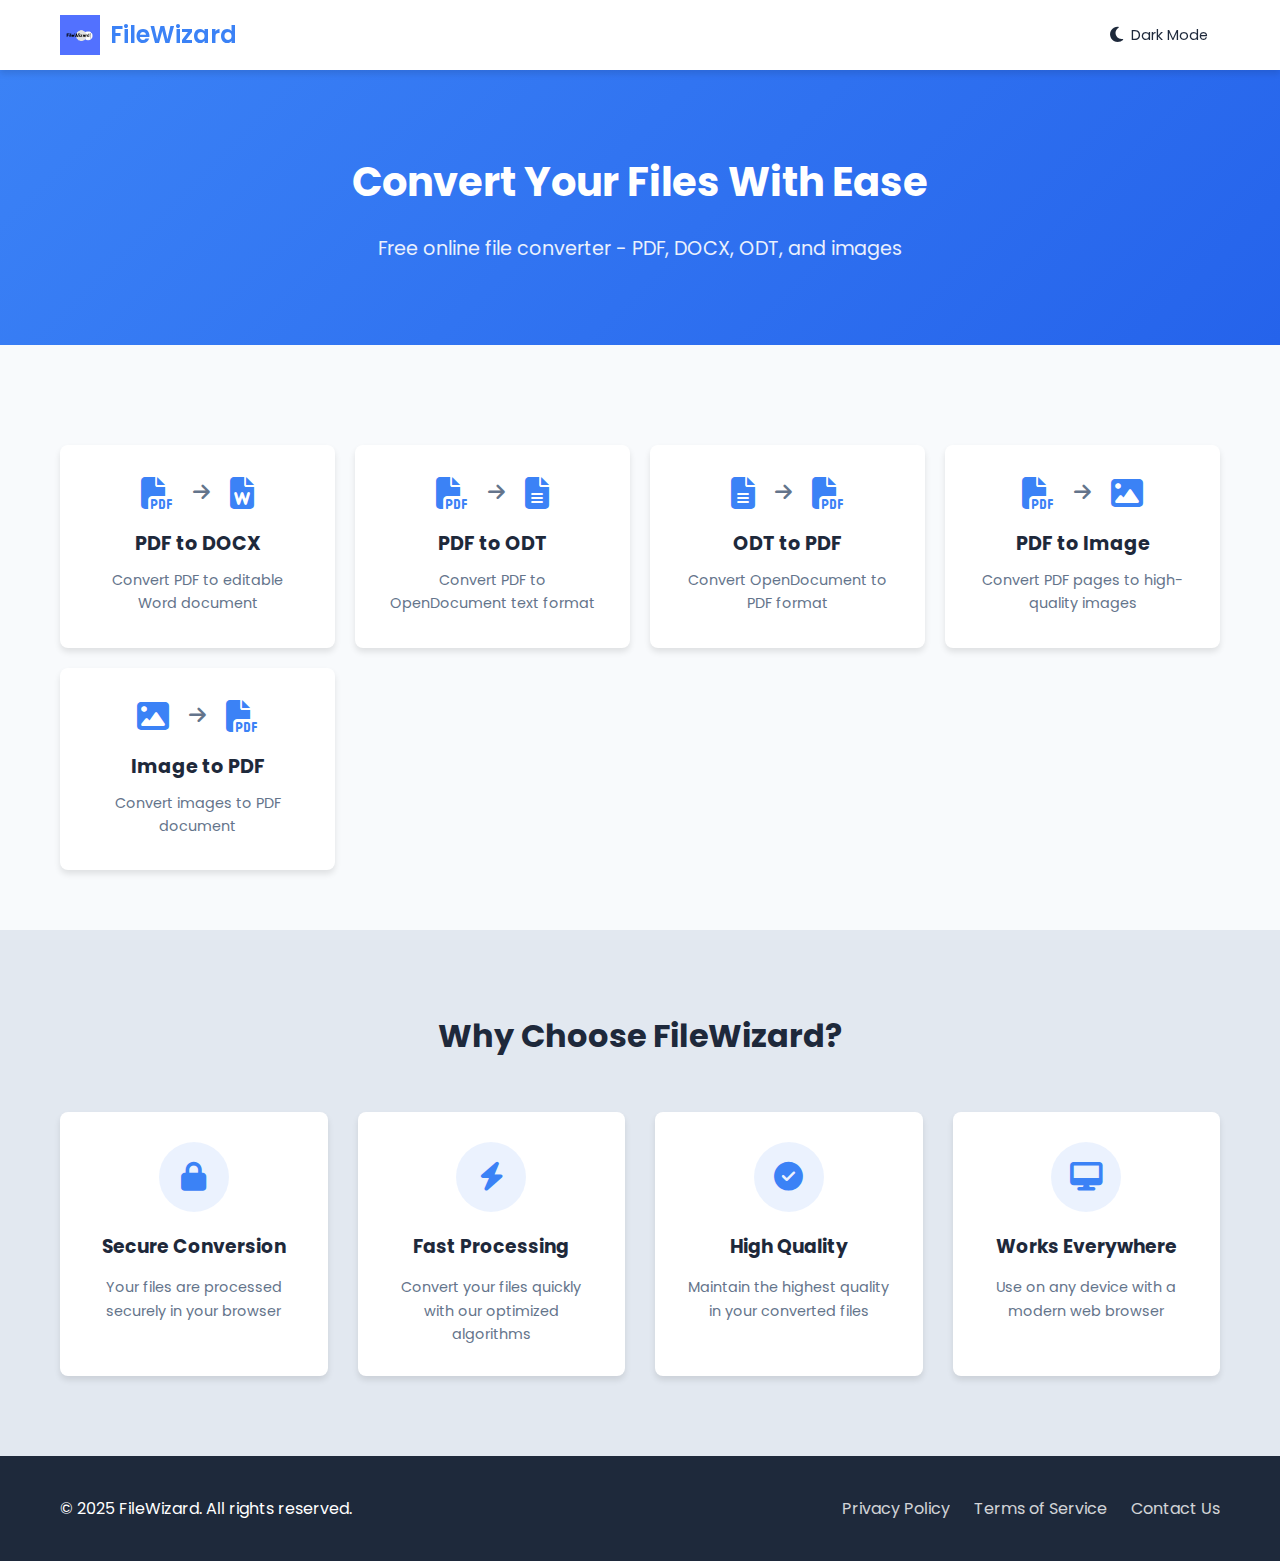
<file: index.html>
<!DOCTYPE html>
<html lang="en">
<head>
    <meta charset="UTF-8">
    <meta name="viewport" content="width=device-width, initial-scale=1.0">
    <title>FileWizard - Convert Your Files Easily</title>
    <link rel="shortcut icon" href="assets/images/FileWizard-logo.png" type="image/x-icon">
    <link rel="stylesheet" href="css/style.css">
    <link rel="stylesheet" href="css/dark-mode.css">
    <link rel="stylesheet" href="https://cdnjs.cloudflare.com/ajax/libs/font-awesome/6.4.0/css/all.min.css">
    <link href="https://fonts.googleapis.com/css2?family=Poppins:wght@300;400;500;600;700&display=swap" rel="stylesheet">
</head>
<body class="light-mode">
    <header>
        <div class="container">
            <div class="logo">
                <img src="assets/images/FileWizard-logo.png" alt="FileWizard Logo">
                <h1>FileWizard</h1>
            </div>
            <div class="theme-toggle">
                <button id="theme-toggle-btn">
                    <i class="fas fa-moon"></i>
                    <span>Dark Mode</span>
                </button>
            </div>
        </div>
    </header>

    <main>
        <section class="hero">
            <div class="container">
                <h1>Convert Your Files With Ease</h1>
                <p>Free online file converter - PDF, DOCX, ODT, and images</p>
            </div>
        </section>

        <section class="converter-section">
            <div class="container">
                <div class="conversion-cards">
                    <div class="conversion-card" data-conversion="pdf-to-docx">
                        <div class="card-icon">
                            <i class="fas fa-file-pdf"></i>
                            <i class="fas fa-arrow-right"></i>
                            <i class="fas fa-file-word"></i>
                        </div>
                        <h3>PDF to DOCX</h3>
                        <p>Convert PDF to editable Word document</p>
                    </div>

                    <div class="conversion-card" data-conversion="pdf-to-odt">
                        <div class="card-icon">
                            <i class="fas fa-file-pdf"></i>
                            <i class="fas fa-arrow-right"></i>
                            <i class="fas fa-file-alt"></i>
                        </div>
                        <h3>PDF to ODT</h3>
                        <p>Convert PDF to OpenDocument text format</p>
                    </div>

                    <div class="conversion-card" data-conversion="odt-to-pdf">
                        <div class="card-icon">
                            <i class="fas fa-file-alt"></i>
                            <i class="fas fa-arrow-right"></i>
                            <i class="fas fa-file-pdf"></i>
                        </div>
                        <h3>ODT to PDF</h3>
                        <p>Convert OpenDocument to PDF format</p>
                    </div>

                    <div class="conversion-card" data-conversion="pdf-to-image">
                        <div class="card-icon">
                            <i class="fas fa-file-pdf"></i>
                            <i class="fas fa-arrow-right"></i>
                            <i class="fas fa-image"></i>
                        </div>
                        <h3>PDF to Image</h3>
                        <p>Convert PDF pages to high-quality images</p>
                    </div>

                    <div class="conversion-card" data-conversion="image-to-pdf">
                        <div class="card-icon">
                            <i class="fas fa-image"></i>
                            <i class="fas fa-arrow-right"></i>
                            <i class="fas fa-file-pdf"></i>
                        </div>
                        <h3>Image to PDF</h3>
                        <p>Convert images to PDF document</p>
                    </div>
                </div>
            </div>
        </section>

        <section class="upload-section" id="upload-section">
            <div class="container">
                <div class="upload-container">
                    <h2 id="conversion-title">Select a conversion type</h2>
                    <div class="upload-area" id="upload-area">
                        <i class="fas fa-cloud-upload-alt"></i>
                        <p>Drag & Drop your file here</p>
                        <p>or</p>
                        <label for="file-input" class="upload-btn">Browse Files</label>
                        <input type="file" id="file-input" hidden>
                    </div>
                    <div class="file-info" id="file-info">
                        <p id="file-name"></p>
                        <button id="remove-file"><i class="fas fa-times"></i></button>
                    </div>
                    <button id="convert-btn" class="convert-btn" disabled>Convert Now</button>
                </div>
            </div>
        </section>

        <section class="progress-section" id="progress-section">
            <div class="container">
                <div class="progress-container">
                    <h2>Converting your file...</h2>
                    <div class="progress-bar-container">
                        <div class="progress-bar" id="progress-bar"></div>
                    </div>
                    <p id="progress-text">0%</p>
                </div>
            </div>
        </section>

        <section class="download-section" id="download-section">
            <div class="container">
                <div class="download-container">
                    <div class="success-icon">
                        <i class="fas fa-check-circle"></i>
                    </div>
                    <h2>Conversion Complete!</h2>
                    <p>Your file has been successfully converted</p>
                    <button id="download-btn" class="download-btn">
                        <i class="fas fa-download"></i>
                        Download File
                    </button>
                    <button id="convert-another-btn" class="convert-another-btn">
                        Convert Another File
                    </button>
                </div>
            </div>
        </section>

        <section class="features-section">
            <div class="container">
                <h2>Why Choose FileWizard?</h2>
                <div class="features">
                    <div class="feature">
                        <div class="feature-icon">
                            <i class="fas fa-lock"></i>
                        </div>
                        <h3>Secure Conversion</h3>
                        <p>Your files are processed securely in your browser</p>
                    </div>
                    <div class="feature">
                        <div class="feature-icon">
                            <i class="fas fa-bolt"></i>
                        </div>
                        <h3>Fast Processing</h3>
                        <p>Convert your files quickly with our optimized algorithms</p>
                    </div>
                    <div class="feature">
                        <div class="feature-icon">
                            <i class="fas fa-check-circle"></i>
                        </div>
                        <h3>High Quality</h3>
                        <p>Maintain the highest quality in your converted files</p>
                    </div>
                    <div class="feature">
                        <div class="feature-icon">
                            <i class="fas fa-desktop"></i>
                        </div>
                        <h3>Works Everywhere</h3>
                        <p>Use on any device with a modern web browser</p>
                    </div>
                </div>
            </div>
        </section>
    </main>

    <footer>
        <div class="container">
            <p>&copy; 2025 FileWizard. All rights reserved.</p>
            <div class="footer-links">
                <a href="privacy-policy.html">Privacy Policy</a>
                <a href="terms-of-service.html">Terms of Service</a>
                <a href="contact-us.html">Contact Us</a>
            </div>
        </div>
    </footer>

    <!-- Library Scripts -->
    <script src="lib/pdf.js"></script>
    <script src="lib/pdf.worker.js"></script>
    <script src="lib/docx.js"></script>
    <script src="lib/FileSaver.js"></script>
    <script src="lib/odt.js"></script>
    
    <!-- App Scripts -->
    <script src="js/converter.js"></script>
    <script src="js/ui.js"></script>
    <script src="js/dark-mode.js"></script>
    <script src="js/main.js"></script>
</body>
</html>
</file>
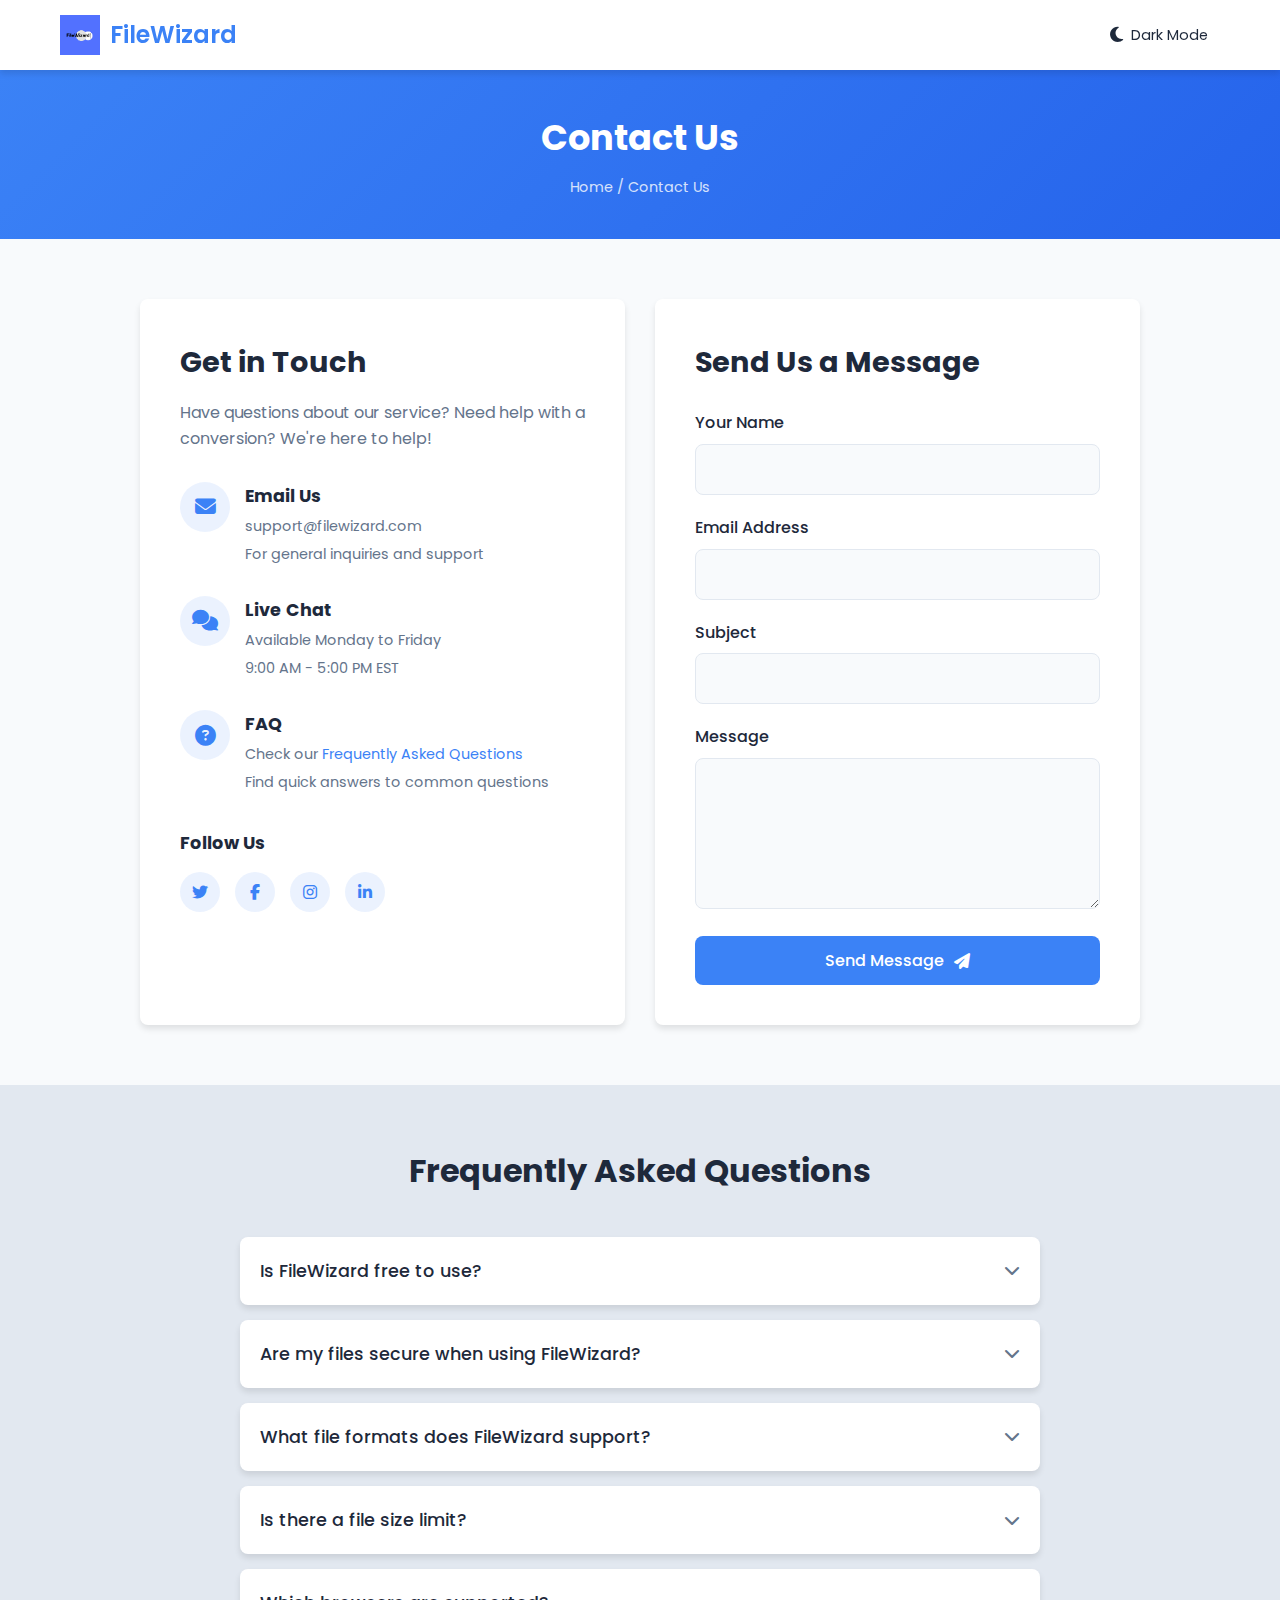
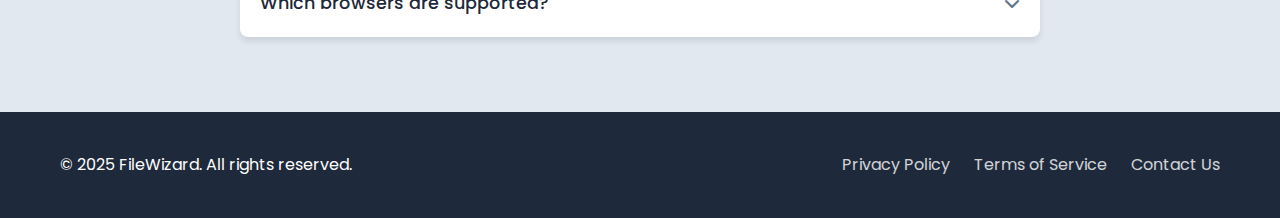
<file: contact-us.html>
<!DOCTYPE html>
<html lang="en">
<head>
    <meta charset="UTF-8">
    <meta name="viewport" content="width=device-width, initial-scale=1.0">
    <title>Contact Us - FileWizard</title>
    <link rel="shortcut icon" href="assets/images/FileWizard-logo.png" type="image/x-icon">
    <link rel="stylesheet" href="css/style.css">
    <link rel="stylesheet" href="css/dark-mode.css">
    <link rel="stylesheet" href="https://cdnjs.cloudflare.com/ajax/libs/font-awesome/6.4.0/css/all.min.css">
    <link href="https://fonts.googleapis.com/css2?family=Poppins:wght@300;400;500;600;700&display=swap" rel="stylesheet">
</head>
<body class="light-mode">
    <header>
        <div class="container">
            <div class="logo">
                <a href="index.html">
                    <img src="assets/images/FileWizard-logo.png" alt="FileWizard Logo">
                    <h1>FileWizard</h1>
                </a>
            </div>
            
            <div class="theme-toggle">
                <button id="theme-toggle-btn">
                    <i class="fas fa-moon"></i>
                    <span>Dark Mode</span>
                </button>
            </div>
        </div>
    </header>

    <main>
        <section class="page-header">
            <div class="container">
                <h1>Contact Us</h1>
                <div class="breadcrumbs">
                    <a href="index.html">Home</a> / <span>Contact Us</span>
                </div>
            </div>
        </section>

        <section class="contact-section">
            <div class="container">
                <div class="contact-container">
                    <div class="contact-info">
                        <h2>Get in Touch</h2>
                        <p>Have questions about our service? Need help with a conversion? We're here to help!</p>
                        
                        <div class="contact-methods">
                            <div class="contact-method">
                                <div class="contact-icon">
                                    <i class="fas fa-envelope"></i>
                                </div>
                                <div class="contact-details">
                                    <h3>Email Us</h3>
                                    <p>support@filewizard.com</p>
                                    <p>For general inquiries and support</p>
                                </div>
                            </div>
                            
                            <div class="contact-method">
                                <div class="contact-icon">
                                    <i class="fas fa-comments"></i>
                                </div>
                                <div class="contact-details">
                                    <h3>Live Chat</h3>
                                    <p>Available Monday to Friday</p>
                                    <p>9:00 AM - 5:00 PM EST</p>
                                </div>
                            </div>
                            
                            <div class="contact-method">
                                <div class="contact-icon">
                                    <i class="fas fa-question-circle"></i>
                                </div>
                                <div class="contact-details">
                                    <h3>FAQ</h3>
                                    <p>Check our <a href="#">Frequently Asked Questions</a></p>
                                    <p>Find quick answers to common questions</p>
                                </div>
                            </div>
                        </div>
                        
                        <div class="social-media">
                            <h3>Follow Us</h3>
                            <div class="social-icons">
                                <a href="#" aria-label="Twitter"><i class="fab fa-twitter"></i></a>
                                <a href="#" aria-label="Facebook"><i class="fab fa-facebook-f"></i></a>
                                <a href="#" aria-label="Instagram"><i class="fab fa-instagram"></i></a>
                                <a href="#" aria-label="LinkedIn"><i class="fab fa-linkedin-in"></i></a>
                            </div>
                        </div>
                    </div>
                    
                    <div class="contact-form-container">
                        <h2>Send Us a Message</h2>
                        <form id="contact-form" class="contact-form">
                            <div class="form-group">
                                <label for="name">Your Name</label>
                                <input type="text" id="name" name="name" required>
                                <div class="error-message" id="name-error"></div>
                            </div>
                            
                            <div class="form-group">
                                <label for="email">Email Address</label>
                                <input type="email" id="email" name="email" required>
                                <div class="error-message" id="email-error"></div>
                            </div>
                            
                            <div class="form-group">
                                <label for="subject">Subject</label>
                                <input type="text" id="subject" name="subject" required>
                                <div class="error-message" id="subject-error"></div>
                            </div>
                            
                            <div class="form-group">
                                <label for="message">Message</label>
                                <textarea id="message" name="message" rows="5" required></textarea>
                                <div class="error-message" id="message-error"></div>
                            </div>
                            
                            <button type="submit" class="submit-btn">
                                <span>Send Message</span>
                                <i class="fas fa-paper-plane"></i>
                            </button>
                        </form>
                        
                        <div id="form-success" class="form-success">
                            <div class="success-icon">
                                <i class="fas fa-check-circle"></i>
                            </div>
                            <h3>Message Sent!</h3>
                            <p>Thank you for contacting us. We'll get back to you as soon as possible.</p>
                            <button id="send-another-btn" class="send-another-btn">Send Another Message</button>
                        </div>
                    </div>
                </div>
            </div>
        </section>

        <section class="faq-section">
            <div class="container">
                <h2>Frequently Asked Questions</h2>
                <div class="faq-container">
                    <div class="faq-item">
                        <div class="faq-question">
                            <h3>Is FileWizard free to use?</h3>
                            <button class="faq-toggle"><i class="fas fa-chevron-down"></i></button>
                        </div>
                        <div class="faq-answer">
                            <p>Yes, FileWizard is completely free to use. We offer all our file conversion services at no cost, with no hidden fees or subscriptions required.</p>
                        </div>
                    </div>
                    
                    <div class="faq-item">
                        <div class="faq-question">
                            <h3>Are my files secure when using FileWizard?</h3>
                            <button class="faq-toggle"><i class="fas fa-chevron-down"></i></button>
                        </div>
                        <div class="faq-answer">
                            <p>Yes, your files are completely secure. FileWizard processes your files directly in your browser, which means your files are never uploaded to our servers. The conversion happens entirely on your device.</p>
                        </div>
                    </div>
                    
                    <div class="faq-item">
                        <div class="faq-question">
                            <h3>What file formats does FileWizard support?</h3>
                            <button class="faq-toggle"><i class="fas fa-chevron-down"></i></button>
                        </div>
                        <div class="faq-answer">
                            <p>FileWizard currently supports the following conversions:</p>
                            <ul>
                                <li>PDF to DOCX (Word)</li>
                                <li>PDF to ODT (OpenDocument)</li>
                                <li>ODT to PDF</li>
                                <li>PDF to Image (PNG, JPG)</li>
                                <li>Image to PDF</li>
                            </ul>
                            <p>We're constantly working to add more conversion options.</p>
                        </div>
                    </div>
                    
                    <div class="faq-item">
                        <div class="faq-question">
                            <h3>Is there a file size limit?</h3>
                            <button class="faq-toggle"><i class="fas fa-chevron-down"></i></button>
                        </div>
                        <div class="faq-answer">
                            <p>Since FileWizard processes files in your browser, the file size limit depends on your device's memory. Generally, files up to 100MB should work fine on most modern devices. For larger files, you might experience slower performance.</p>
                        </div>
                    </div>
                    
                    <div class="faq-item">
                        <div class="faq-question">
                            <h3>Which browsers are supported?</h3>
                            <button class="faq-toggle"><i class="fas fa-chevron-down"></i></button>
                        </div>
                        <div class="faq-answer">
                            <p>FileWizard works with all modern browsers, including:</p>
                            <ul>
                                <li>Google Chrome (recommended)</li>
                                <li>Mozilla Firefox</li>
                                <li>Microsoft Edge</li>
                                <li>Safari</li>
                                <li>Opera</li>
                            </ul>
                            <p>For the best experience, we recommend using the latest version of your browser.</p>
                        </div>
                    </div>
                </div>
            </div>
        </section>
    </main>

    <footer>
        <div class="container">
            <p>&copy; 2025 FileWizard. All rights reserved.</p>
            <div class="footer-links">
                <a href="privacy-policy.html">Privacy Policy</a>
                <a href="terms-of-service.html">Terms of Service</a>
                <a href="contact-us.html">Contact Us</a>
            </div>
        </div>
    </footer>
    
    <!-- App Scripts -->
    <script src="js/dark-mode.js"></script>
    <script src="js/contact-form.js"></script>
    <script src="js/main.js"></script>
</body>
</html>
</file>
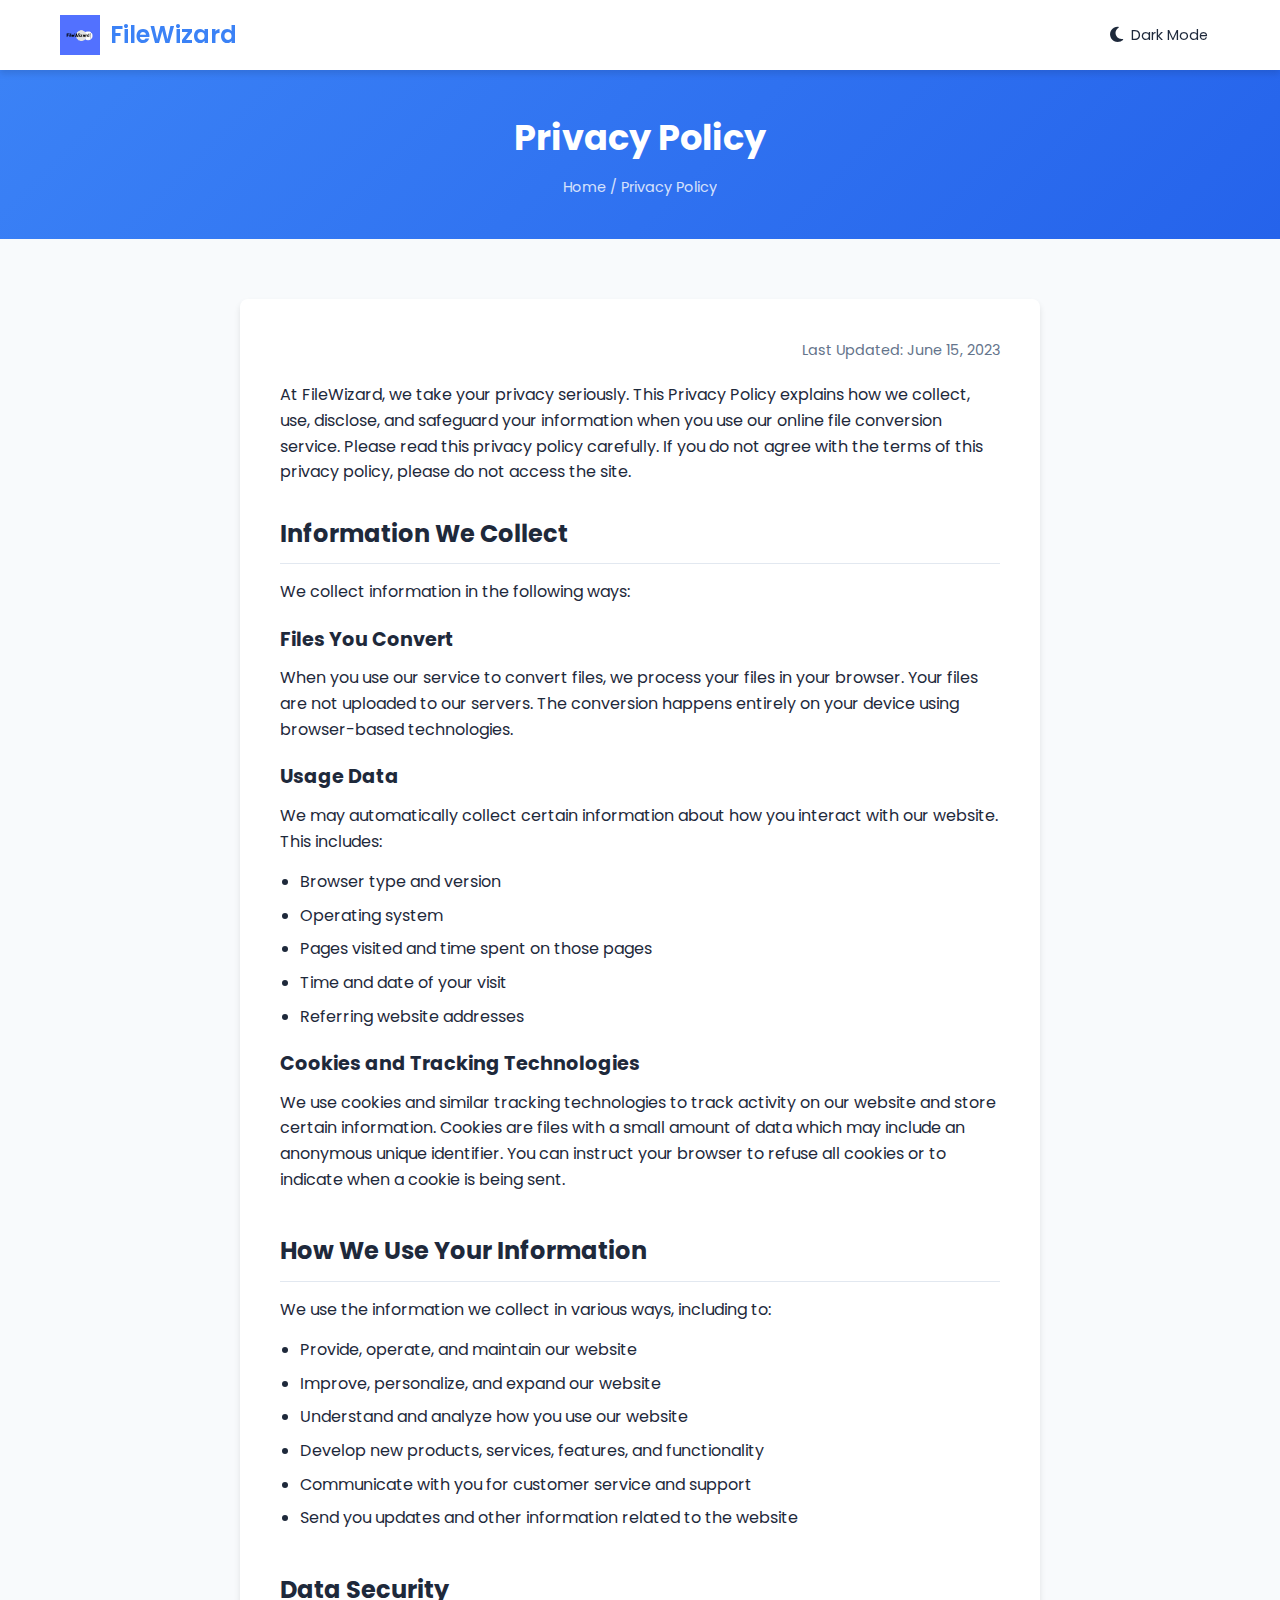
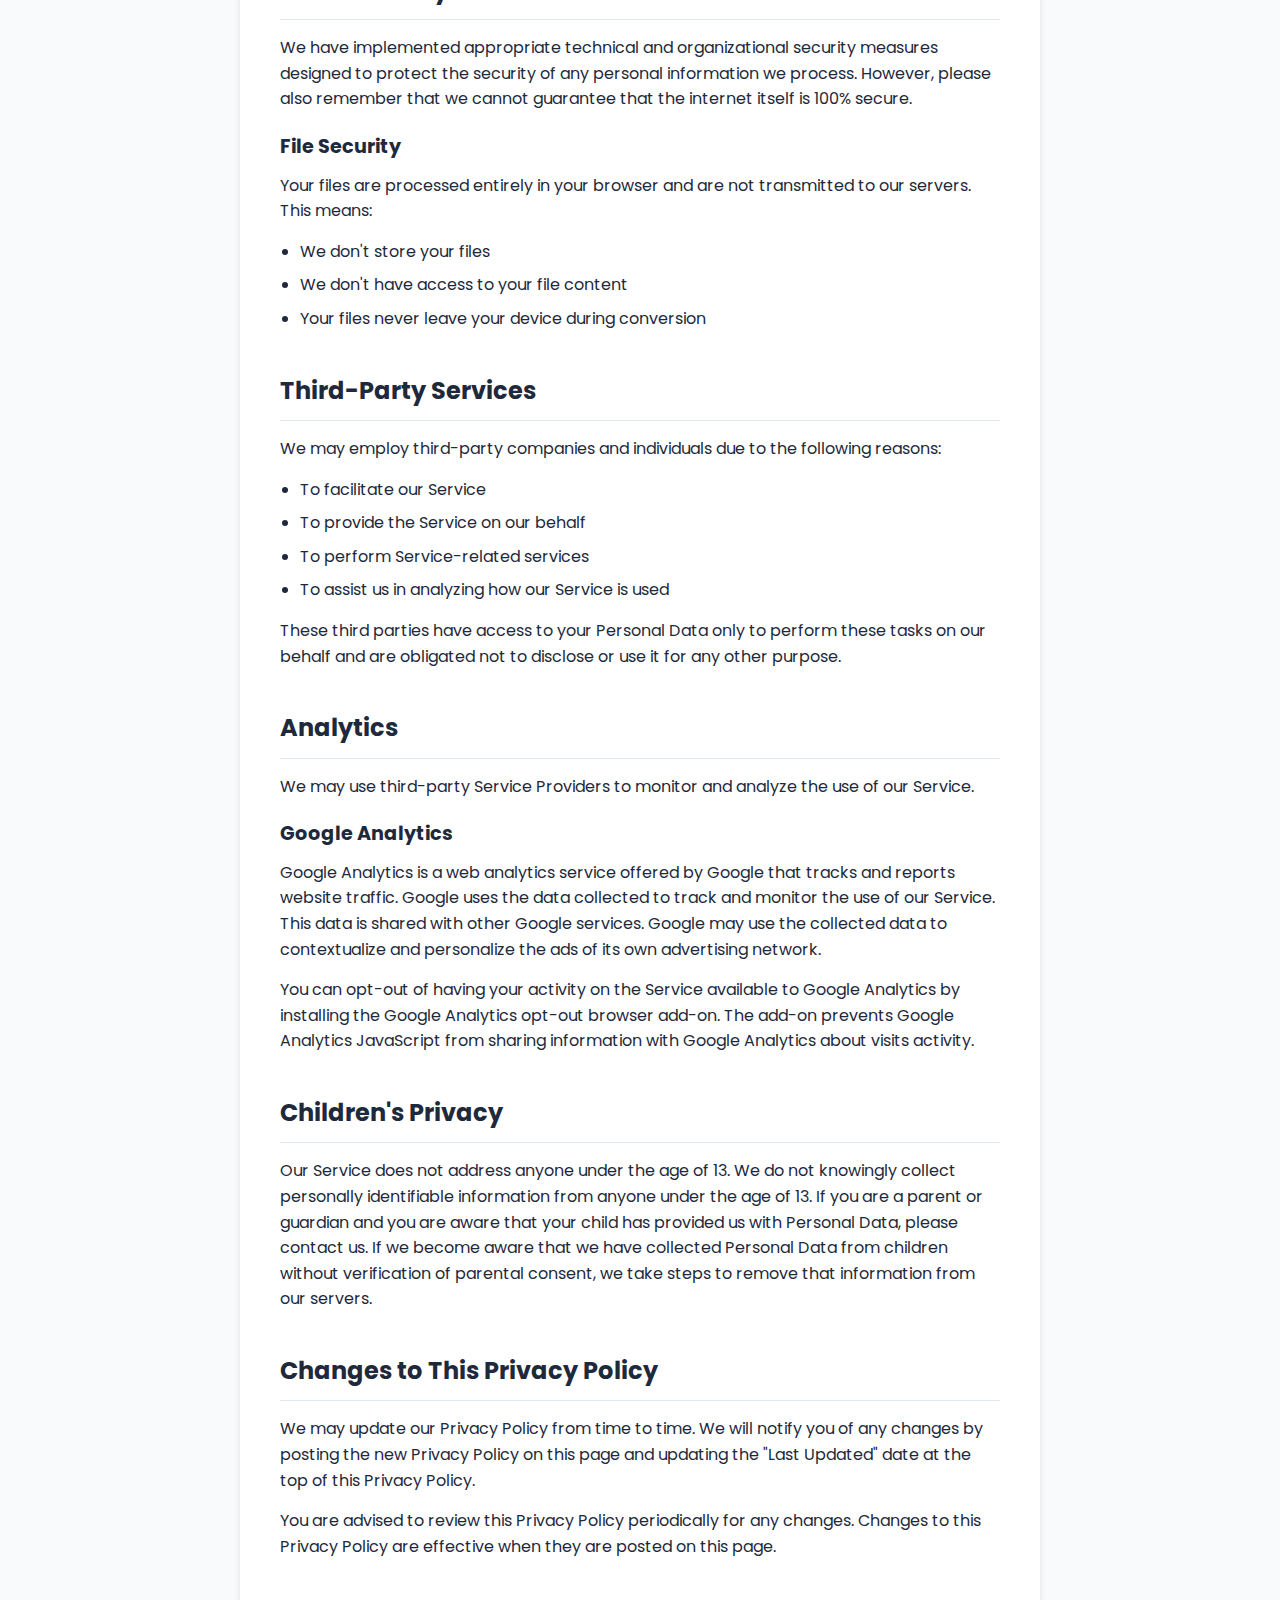
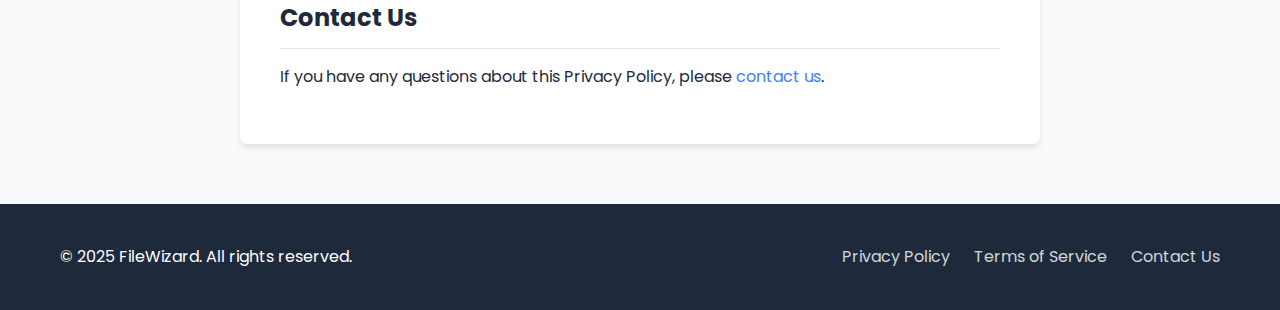
<file: privacy-policy.html>
<!DOCTYPE html>
<html lang="en">
<head>
    <meta charset="UTF-8">
    <meta name="viewport" content="width=device-width, initial-scale=1.0">
    <title>Privacy Policy - FileWizard</title>
    <link rel="shortcut icon" href="assets/images/FileWizard-logo.png" type="image/x-icon">
    <link rel="stylesheet" href="css/style.css">
    <link rel="stylesheet" href="css/dark-mode.css">
    <link rel="stylesheet" href="https://cdnjs.cloudflare.com/ajax/libs/font-awesome/6.4.0/css/all.min.css">
    <link href="https://fonts.googleapis.com/css2?family=Poppins:wght@300;400;500;600;700&display=swap" rel="stylesheet">
</head>
<body class="light-mode">
    <header>
        <div class="container">
            <div class="logo">
                <a href="index.html">
                    <img src="assets/images/FileWizard-logo.png" alt="FileWizard Logo">
                    <h1>FileWizard</h1>
                </a>
            </div>
            
            <div class="theme-toggle">
                <button id="theme-toggle-btn">
                    <i class="fas fa-moon"></i>
                    <span>Dark Mode</span>
                </button>
            </div>
        </div>
    </header>

    <main>
        <section class="page-header">
            <div class="container">
                <h1>Privacy Policy</h1>
                <div class="breadcrumbs">
                    <a href="index.html">Home</a> / <span>Privacy Policy</span>
                </div>
            </div>
        </section>

        <section class="content-section">
            <div class="container">
                <div class="content-container">
                    <div class="last-updated">
                        <p>Last Updated: June 15, 2023</p>
                    </div>

                    <div class="policy-intro">
                        <p>At FileWizard, we take your privacy seriously. This Privacy Policy explains how we collect, use, disclose, and safeguard your information when you use our online file conversion service. Please read this privacy policy carefully. If you do not agree with the terms of this privacy policy, please do not access the site.</p>
                    </div>

                    <div class="policy-section">
                        <h2>Information We Collect</h2>
                        <p>We collect information in the following ways:</p>
                        <h3>Files You Convert</h3>
                        <p>When you use our service to convert files, we process your files in your browser. Your files are not uploaded to our servers. The conversion happens entirely on your device using browser-based technologies.</p>
                        
                        <h3>Usage Data</h3>
                        <p>We may automatically collect certain information about how you interact with our website. This includes:</p>
                        <ul>
                            <li>Browser type and version</li>
                            <li>Operating system</li>
                            <li>Pages visited and time spent on those pages</li>
                            <li>Time and date of your visit</li>
                            <li>Referring website addresses</li>
                        </ul>
                        
                        <h3>Cookies and Tracking Technologies</h3>
                        <p>We use cookies and similar tracking technologies to track activity on our website and store certain information. Cookies are files with a small amount of data which may include an anonymous unique identifier. You can instruct your browser to refuse all cookies or to indicate when a cookie is being sent.</p>
                    </div>

                    <div class="policy-section">
                        <h2>How We Use Your Information</h2>
                        <p>We use the information we collect in various ways, including to:</p>
                        <ul>
                            <li>Provide, operate, and maintain our website</li>
                            <li>Improve, personalize, and expand our website</li>
                            <li>Understand and analyze how you use our website</li>
                            <li>Develop new products, services, features, and functionality</li>
                            <li>Communicate with you for customer service and support</li>
                            <li>Send you updates and other information related to the website</li>
                        </ul>
                    </div>

                    <div class="policy-section">
                        <h2>Data Security</h2>
                        <p>We have implemented appropriate technical and organizational security measures designed to protect the security of any personal information we process. However, please also remember that we cannot guarantee that the internet itself is 100% secure.</p>
                        
                        <h3>File Security</h3>
                        <p>Your files are processed entirely in your browser and are not transmitted to our servers. This means:</p>
                        <ul>
                            <li>We don't store your files</li>
                            <li>We don't have access to your file content</li>
                            <li>Your files never leave your device during conversion</li>
                        </ul>
                    </div>

                    <div class="policy-section">
                        <h2>Third-Party Services</h2>
                        <p>We may employ third-party companies and individuals due to the following reasons:</p>
                        <ul>
                            <li>To facilitate our Service</li>
                            <li>To provide the Service on our behalf</li>
                            <li>To perform Service-related services</li>
                            <li>To assist us in analyzing how our Service is used</li>
                        </ul>
                        <p>These third parties have access to your Personal Data only to perform these tasks on our behalf and are obligated not to disclose or use it for any other purpose.</p>
                    </div>

                    <div class="policy-section">
                        <h2>Analytics</h2>
                        <p>We may use third-party Service Providers to monitor and analyze the use of our Service.</p>
                        <h3>Google Analytics</h3>
                        <p>Google Analytics is a web analytics service offered by Google that tracks and reports website traffic. Google uses the data collected to track and monitor the use of our Service. This data is shared with other Google services. Google may use the collected data to contextualize and personalize the ads of its own advertising network.</p>
                        <p>You can opt-out of having your activity on the Service available to Google Analytics by installing the Google Analytics opt-out browser add-on. The add-on prevents Google Analytics JavaScript from sharing information with Google Analytics about visits activity.</p>
                    </div>

                    <div class="policy-section">
                        <h2>Children's Privacy</h2>
                        <p>Our Service does not address anyone under the age of 13. We do not knowingly collect personally identifiable information from anyone under the age of 13. If you are a parent or guardian and you are aware that your child has provided us with Personal Data, please contact us. If we become aware that we have collected Personal Data from children without verification of parental consent, we take steps to remove that information from our servers.</p>
                    </div>

                    <div class="policy-section">
                        <h2>Changes to This Privacy Policy</h2>
                        <p>We may update our Privacy Policy from time to time. We will notify you of any changes by posting the new Privacy Policy on this page and updating the "Last Updated" date at the top of this Privacy Policy.</p>
                        <p>You are advised to review this Privacy Policy periodically for any changes. Changes to this Privacy Policy are effective when they are posted on this page.</p>
                    </div>

                    <div class="policy-section">
                        <h2>Contact Us</h2>
                        <p>If you have any questions about this Privacy Policy, please <a href="contact-us.html">contact us</a>.</p>
                    </div>
                </div>
            </div>
        </section>
    </main>

    <footer>
        <div class="container">
            <p>&copy; 2025 FileWizard. All rights reserved.</p>
            <div class="footer-links">
                <a href="privacy-policy.html">Privacy Policy</a>
                <a href="terms-of-service.html">Terms of Service</a>
                <a href="contact-us.html">Contact Us</a>
            </div>
        </div>
    </footer>
    
    <!-- App Scripts -->
    <script src="js/dark-mode.js"></script>
    <script src="js/main.js"></script>
</body>
</html>
</file>
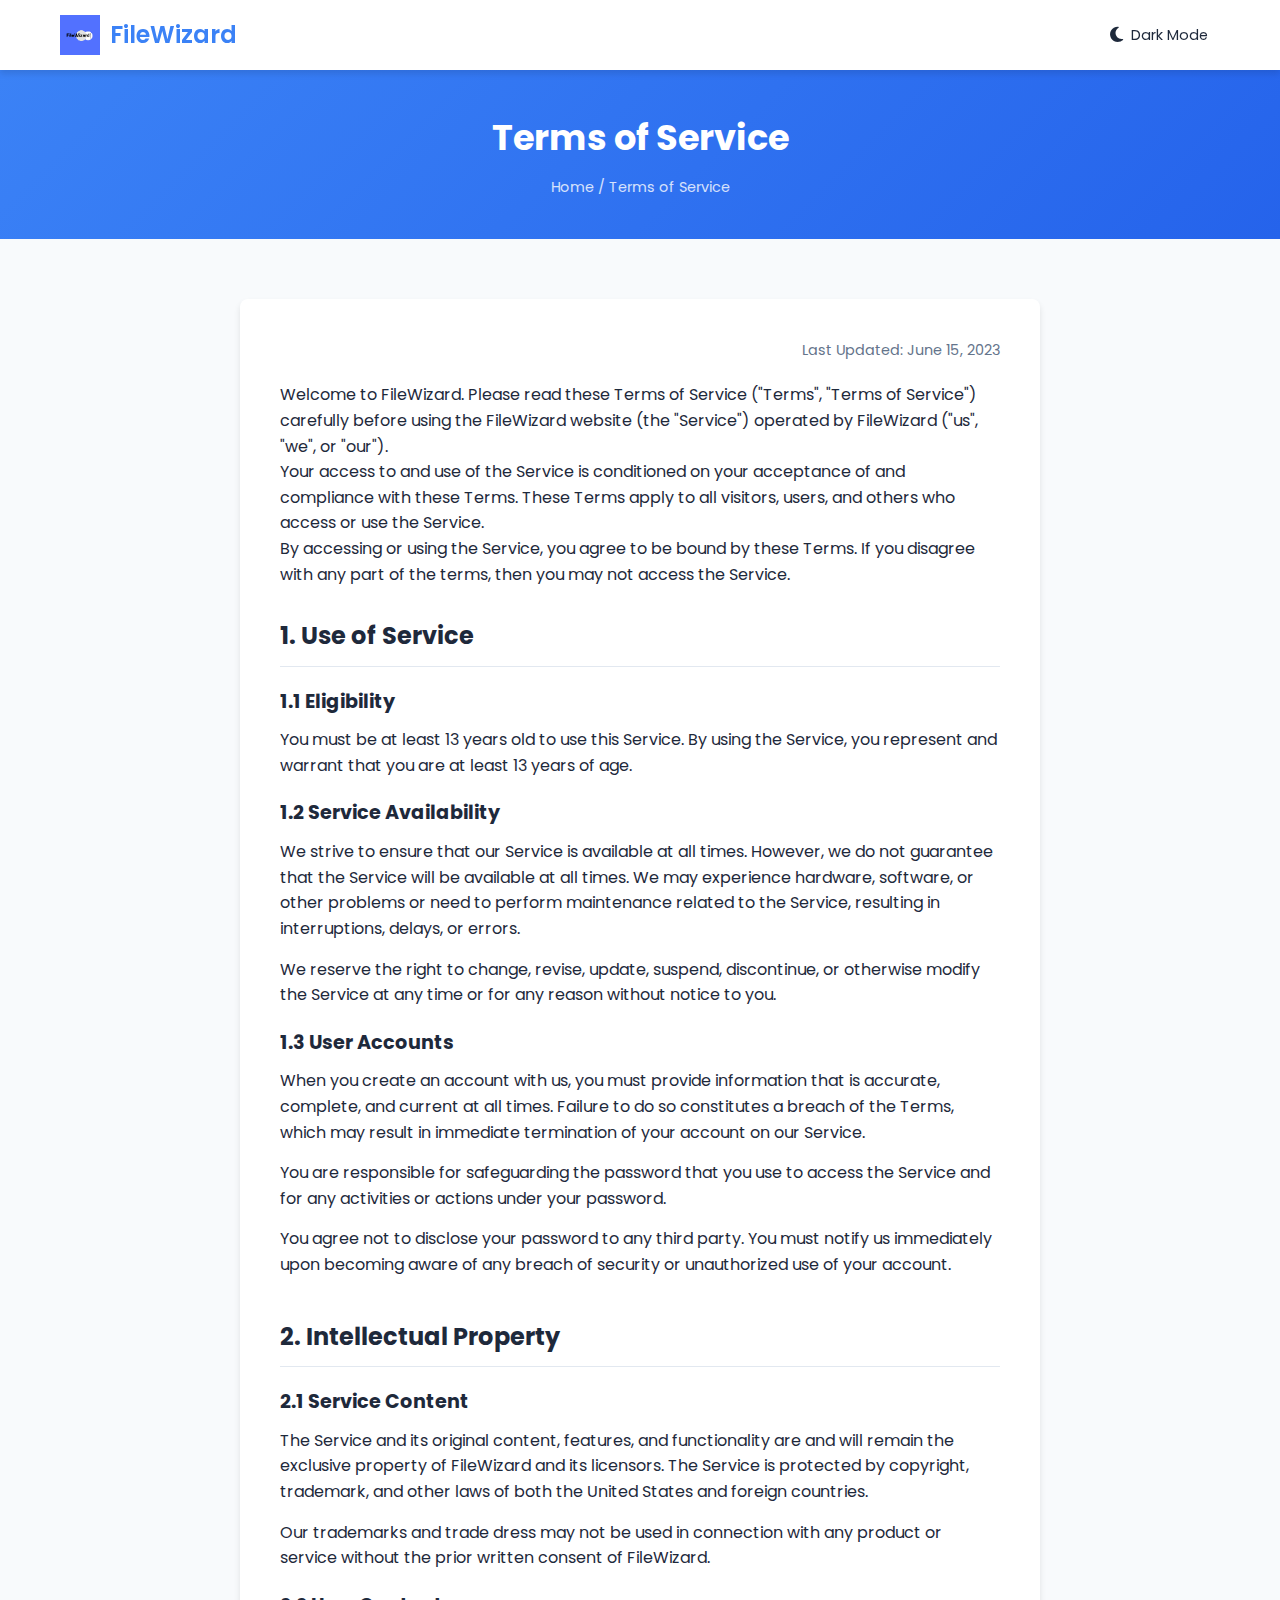
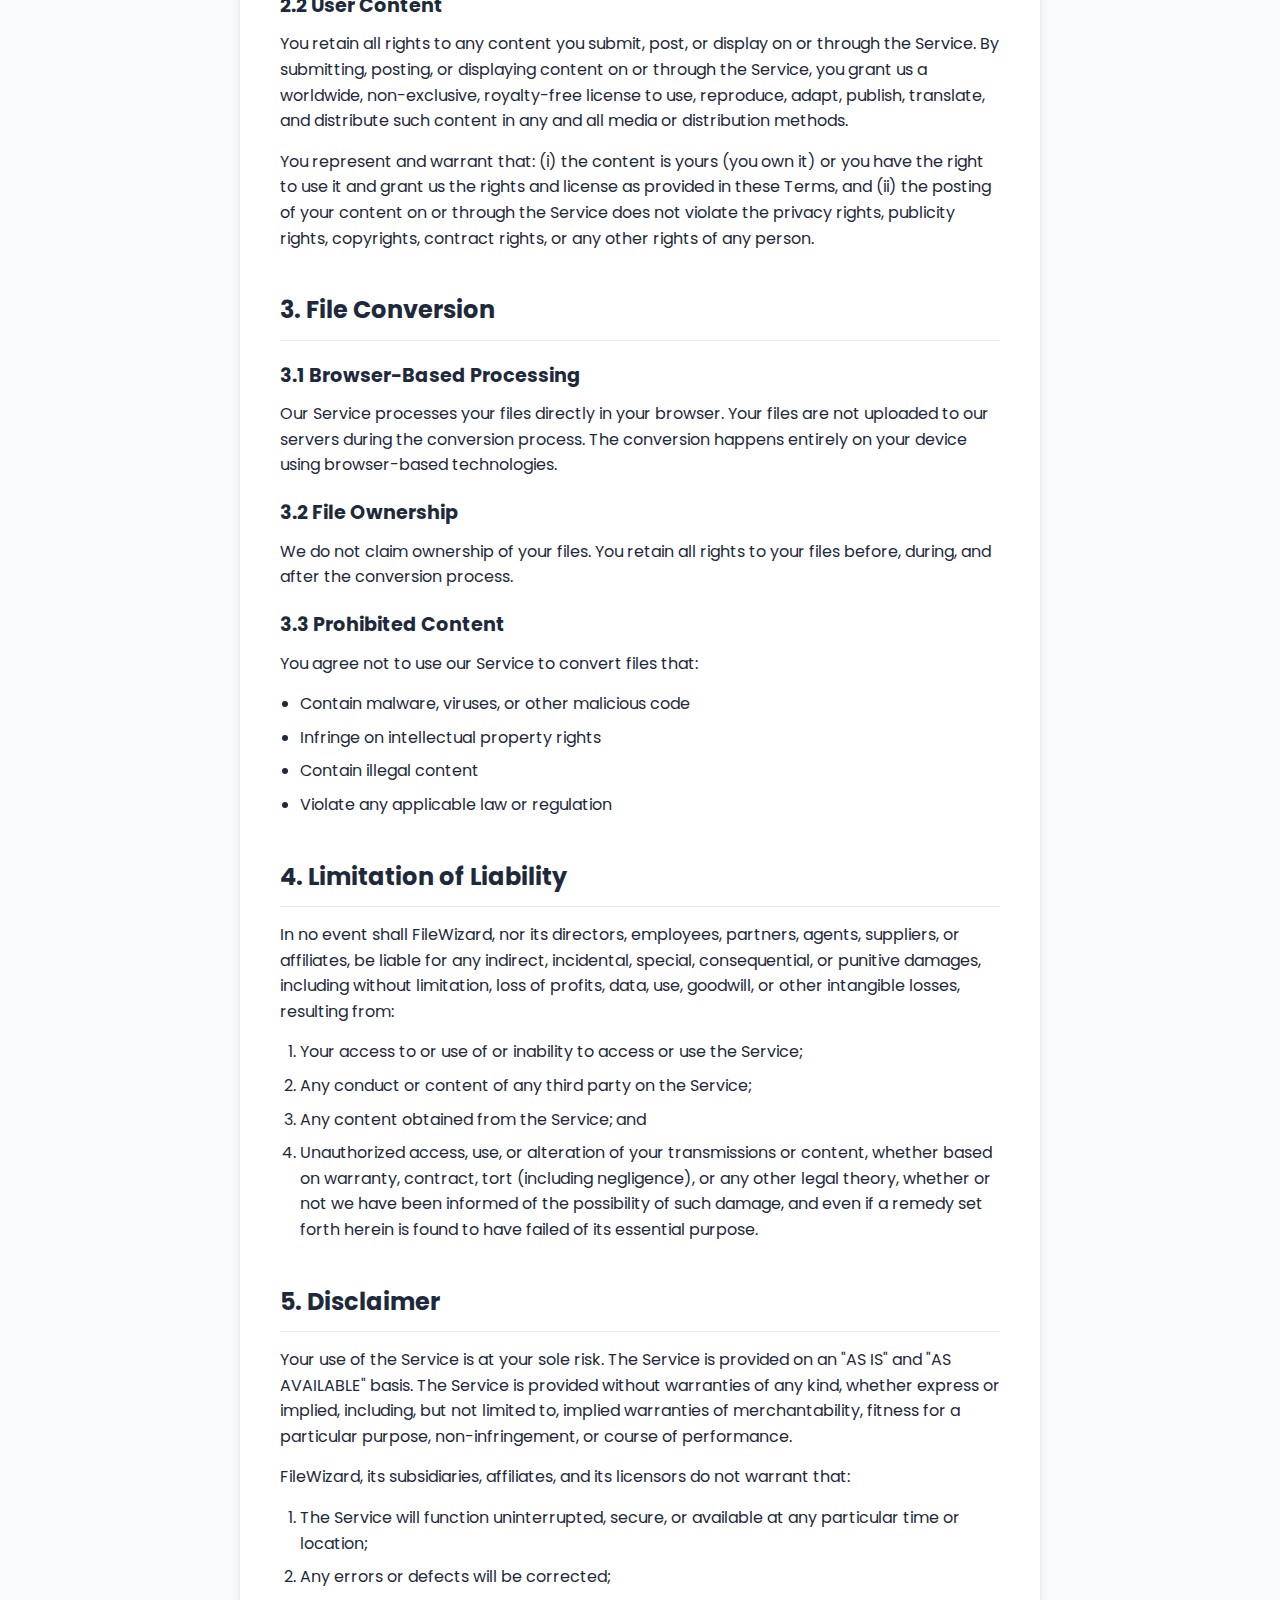
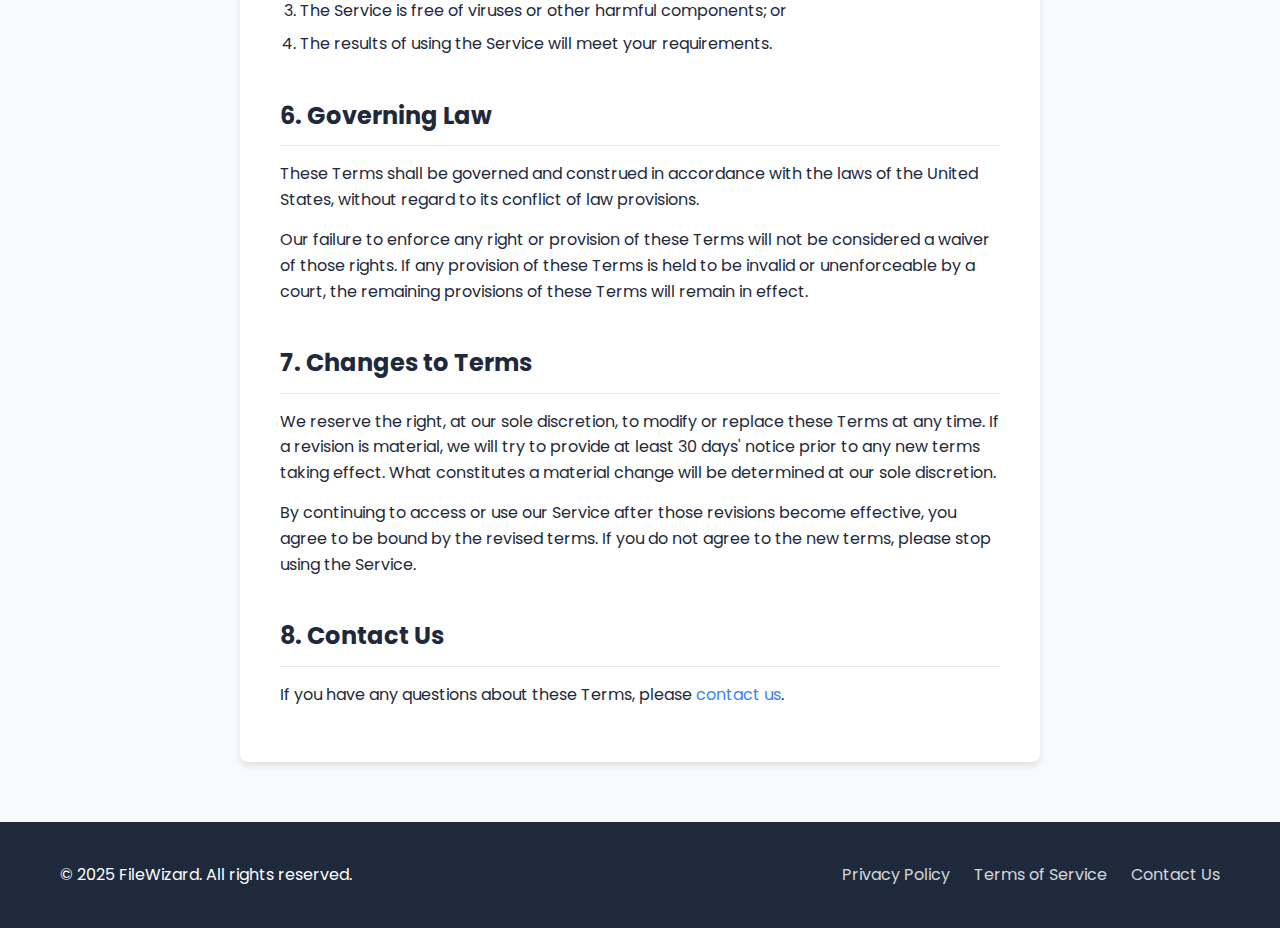
<file: terms-of-service.html>
<!DOCTYPE html>
<html lang="en">
<head>
    <meta charset="UTF-8">
    <meta name="viewport" content="width=device-width, initial-scale=1.0">
    <title>Terms of Service - FileWizard</title>
    <link rel="shortcut icon" href="assets/images/FileWizard-logo.png" type="image/x-icon">
    <link rel="stylesheet" href="css/style.css">
    <link rel="stylesheet" href="css/dark-mode.css">
    <link rel="stylesheet" href="https://cdnjs.cloudflare.com/ajax/libs/font-awesome/6.4.0/css/all.min.css">
    <link href="https://fonts.googleapis.com/css2?family=Poppins:wght@300;400;500;600;700&display=swap" rel="stylesheet">
</head>
<body class="light-mode">
    <header>
        <div class="container">
            <div class="logo">
                <a href="index.html">
                    <img src="assets/images/FileWizard-logo.png" alt="FileWizard Logo">
                    <h1>FileWizard</h1>
                </a>
            </div>
            <div class="theme-toggle">
                <button id="theme-toggle-btn">
                    <i class="fas fa-moon"></i>
                    <span>Dark Mode</span>
                </button>
            </div>
        </div>
    </header>

    <main>
        <section class="page-header">
            <div class="container">
                <h1>Terms of Service</h1>
                <div class="breadcrumbs">
                    <a href="index.html">Home</a> / <span>Terms of Service</span>
                </div>
            </div>
        </section>

        <section class="content-section">
            <div class="container">
                <div class="content-container">
                    <div class="last-updated">
                        <p>Last Updated: June 15, 2023</p>
                    </div>

                    <div class="policy-intro">
                        <p>Welcome to FileWizard. Please read these Terms of Service ("Terms", "Terms of Service") carefully before using the FileWizard website (the "Service") operated by FileWizard ("us", "we", or "our").</p>
                        <p>Your access to and use of the Service is conditioned on your acceptance of and compliance with these Terms. These Terms apply to all visitors, users, and others who access or use the Service.</p>
                        <p>By accessing or using the Service, you agree to be bound by these Terms. If you disagree with any part of the terms, then you may not access the Service.</p>
                    </div>

                    <div class="policy-section">
                        <h2>1. Use of Service</h2>
                        <h3>1.1 Eligibility</h3>
                        <p>You must be at least 13 years old to use this Service. By using the Service, you represent and warrant that you are at least 13 years of age.</p>
                        
                        <h3>1.2 Service Availability</h3>
                        <p>We strive to ensure that our Service is available at all times. However, we do not guarantee that the Service will be available at all times. We may experience hardware, software, or other problems or need to perform maintenance related to the Service, resulting in interruptions, delays, or errors.</p>
                        <p>We reserve the right to change, revise, update, suspend, discontinue, or otherwise modify the Service at any time or for any reason without notice to you.</p>
                        
                        <h3>1.3 User Accounts</h3>
                        <p>When you create an account with us, you must provide information that is accurate, complete, and current at all times. Failure to do so constitutes a breach of the Terms, which may result in immediate termination of your account on our Service.</p>
                        <p>You are responsible for safeguarding the password that you use to access the Service and for any activities or actions under your password.</p>
                        <p>You agree not to disclose your password to any third party. You must notify us immediately upon becoming aware of any breach of security or unauthorized use of your account.</p>
                    </div>

                    <div class="policy-section">
                        <h2>2. Intellectual Property</h2>
                        <h3>2.1 Service Content</h3>
                        <p>The Service and its original content, features, and functionality are and will remain the exclusive property of FileWizard and its licensors. The Service is protected by copyright, trademark, and other laws of both the United States and foreign countries.</p>
                        <p>Our trademarks and trade dress may not be used in connection with any product or service without the prior written consent of FileWizard.</p>
                        
                        <h3>2.2 User Content</h3>
                        <p>You retain all rights to any content you submit, post, or display on or through the Service. By submitting, posting, or displaying content on or through the Service, you grant us a worldwide, non-exclusive, royalty-free license to use, reproduce, adapt, publish, translate, and distribute such content in any and all media or distribution methods.</p>
                        <p>You represent and warrant that: (i) the content is yours (you own it) or you have the right to use it and grant us the rights and license as provided in these Terms, and (ii) the posting of your content on or through the Service does not violate the privacy rights, publicity rights, copyrights, contract rights, or any other rights of any person.</p>
                    </div>

                    <div class="policy-section">
                        <h2>3. File Conversion</h2>
                        <h3>3.1 Browser-Based Processing</h3>
                        <p>Our Service processes your files directly in your browser. Your files are not uploaded to our servers during the conversion process. The conversion happens entirely on your device using browser-based technologies.</p>
                        
                        <h3>3.2 File Ownership</h3>
                        <p>We do not claim ownership of your files. You retain all rights to your files before, during, and after the conversion process.</p>
                        
                        <h3>3.3 Prohibited Content</h3>
                        <p>You agree not to use our Service to convert files that:</p>
                        <ul>
                            <li>Contain malware, viruses, or other malicious code</li>
                            <li>Infringe on intellectual property rights</li>
                            <li>Contain illegal content</li>
                            <li>Violate any applicable law or regulation</li>
                        </ul>
                    </div>

                    <div class="policy-section">
                        <h2>4. Limitation of Liability</h2>
                        <p>In no event shall FileWizard, nor its directors, employees, partners, agents, suppliers, or affiliates, be liable for any indirect, incidental, special, consequential, or punitive damages, including without limitation, loss of profits, data, use, goodwill, or other intangible losses, resulting from:</p>
                        <ol>
                            <li>Your access to or use of or inability to access or use the Service;</li>
                            <li>Any conduct or content of any third party on the Service;</li>
                            <li>Any content obtained from the Service; and</li>
                            <li>Unauthorized access, use, or alteration of your transmissions or content, whether based on warranty, contract, tort (including negligence), or any other legal theory, whether or not we have been informed of the possibility of such damage, and even if a remedy set forth herein is found to have failed of its essential purpose.</li>
                        </ol>
                    </div>

                    <div class="policy-section">
                        <h2>5. Disclaimer</h2>
                        <p>Your use of the Service is at your sole risk. The Service is provided on an "AS IS" and "AS AVAILABLE" basis. The Service is provided without warranties of any kind, whether express or implied, including, but not limited to, implied warranties of merchantability, fitness for a particular purpose, non-infringement, or course of performance.</p>
                        <p>FileWizard, its subsidiaries, affiliates, and its licensors do not warrant that:</p>
                        <ol>
                            <li>The Service will function uninterrupted, secure, or available at any particular time or location;</li>
                            <li>Any errors or defects will be corrected;</li>
                            <li>The Service is free of viruses or other harmful components; or</li>
                            <li>The results of using the Service will meet your requirements.</li>
                        </ol>
                    </div>

                    <div class="policy-section">
                        <h2>6. Governing Law</h2>
                        <p>These Terms shall be governed and construed in accordance with the laws of the United States, without regard to its conflict of law provisions.</p>
                        <p>Our failure to enforce any right or provision of these Terms will not be considered a waiver of those rights. If any provision of these Terms is held to be invalid or unenforceable by a court, the remaining provisions of these Terms will remain in effect.</p>
                    </div>

                    <div class="policy-section">
                        <h2>7. Changes to Terms</h2>
                        <p>We reserve the right, at our sole discretion, to modify or replace these Terms at any time. If a revision is material, we will try to provide at least 30 days' notice prior to any new terms taking effect. What constitutes a material change will be determined at our sole discretion.</p>
                        <p>By continuing to access or use our Service after those revisions become effective, you agree to be bound by the revised terms. If you do not agree to the new terms, please stop using the Service.</p>
                    </div>

                    <div class="policy-section">
                        <h2>8. Contact Us</h2>
                        <p>If you have any questions about these Terms, please <a href="contact-us.html">contact us</a>.</p>
                    </div>
                </div>
            </div>
        </section>
    </main>

    <footer>
        <div class="container">
            <p>&copy; 2025 FileWizard. All rights reserved.</p>
            <div class="footer-links">
                <a href="privacy-policy.html">Privacy Policy</a>
                <a href="terms-of-service.html">Terms of Service</a>
                <a href="contact-us.html">Contact Us</a>
            </div>
        </div>
    </footer>

    
    <!-- App Scripts -->
    <script src="js/dark-mode.js"></script>
    <script src="js/main.js"></script>
</body>
</html>
</file>
<file: css/style.css>
/* Base Styles */
:root {
    --primary-color: #3B82F6;
    --primary-dark: #2563EB;
    --primary-light: #60A5FA;
    --secondary-color: #10B981;
    --accent-color: #F59E0B;
    --text-color: #1E293B;
    --text-light: #64748B;
    --bg-color: #F8FAFC;
    --bg-light: #FFFFFF;
    --bg-dark: #E2E8F0;
    --shadow: 0 4px 6px rgba(0, 0, 0, 0.1);
    --shadow-lg: 0 10px 15px rgba(0, 0, 0, 0.1);
    --border-radius: 8px;
    --transition: all 0.3s ease;
}

* {
    margin: 0;
    padding: 0;
    box-sizing: border-box;
}

body {
    font-family: 'Poppins', sans-serif;
    background-color: var(--bg-color);
    color: var(--text-color);
    line-height: 1.6;
    transition: var(--transition);
}

.container {
    width: 100%;
    max-width: 1200px;
    margin: 0 auto;
    padding: 0 20px;
}

a {
    text-decoration: none;
    color: var(--primary-color);
    transition: var(--transition);
}

a:hover {
    color: var(--primary-dark);
}

button {
    cursor: pointer;
    font-family: 'Poppins', sans-serif;
}

/* Header Styles */
header {
    background-color: var(--bg-light);
    box-shadow: var(--shadow);
    padding: 15px 0;
    position: sticky;
    top: 0;
    z-index: 100;
}

header .container {
    display: flex;
    justify-content: space-between;
    align-items: center;
}

.logo {
    display: flex;
    align-items: center;
}

.logo a {
    display: flex;
    align-items: center;
    text-decoration: none;
}

.logo img {
    height: 40px;
    margin-right: 10px;
}

.logo h1 {
    font-size: 1.5rem;
    font-weight: 600;
    color: var(--primary-color);
}

.main-nav ul {
    display: flex;
    list-style: none;
}

.main-nav li {
    margin-left: 20px;
}

.main-nav a {
    color: var(--text-color);
    font-weight: 500;
    padding: 5px 10px;
    border-radius: var(--border-radius);
    transition: var(--transition);
}

.main-nav a:hover, .main-nav a.active {
    color: var(--primary-color);
    background-color: rgba(59, 130, 246, 0.1);
}

.theme-toggle button {
    display: flex;
    align-items: center;
    background: none;
    border: none;
    color: var(--text-color);
    font-size: 0.9rem;
    padding: 8px 12px;
    border-radius: var(--border-radius);
    transition: var(--transition);
}

.theme-toggle button:hover {
    background-color: var(--bg-dark);
}

.theme-toggle i {
    margin-right: 8px;
    font-size: 1.1rem;
}

/* Hero Section */
.hero {
    background: linear-gradient(135deg, var(--primary-color), var(--primary-dark));
    color: white;
    padding: 80px 0;
    text-align: center;
}

.hero h1 {
    font-size: 2.5rem;
    margin-bottom: 20px;
    font-weight: 700;
}

.hero p {
    font-size: 1.2rem;
    max-width: 600px;
    margin: 0 auto;
    opacity: 0.9;
}

/* Converter Section */
.converter-section {
    padding: 60px 0;
}

.conversion-cards {
    display: grid;
    grid-template-columns: repeat(auto-fit, minmax(250px, 1fr));
    gap: 20px;
    margin-top: 40px;
}

.conversion-card {
    background-color: var(--bg-light);
    border-radius: var(--border-radius);
    padding: 30px;
    box-shadow: var(--shadow);
    text-align: center;
    cursor: pointer;
    transition: var(--transition);
    border: 2px solid transparent;
}

.conversion-card:hover {
    transform: translateY(-5px);
    box-shadow: var(--shadow-lg);
    border-color: var(--primary-light);
}

.card-icon {
    display: flex;
    justify-content: center;
    align-items: center;
    margin-bottom: 20px;
    color: var(--primary-color);
}

.card-icon i {
    font-size: 2rem;
    margin: 0 10px;
}

.card-icon i.fa-arrow-right {
    font-size: 1.2rem;
    color: var(--text-light);
}

.conversion-card h3 {
    font-size: 1.2rem;
    margin-bottom: 10px;
    color: var(--text-color);
}

.conversion-card p {
    color: var(--text-light);
    font-size: 0.9rem;
}

/* Upload Section */
.upload-section {
    padding: 60px 0;
    display: none;
}

.upload-container {
    max-width: 600px;
    margin: 0 auto;
    background-color: var(--bg-light);
    border-radius: var(--border-radius);
    padding: 40px;
    box-shadow: var(--shadow);
    text-align: center;
}

.upload-container h2 {
    margin-bottom: 30px;
    color: var(--text-color);
}

.upload-area {
    border: 2px dashed var(--primary-light);
    border-radius: var(--border-radius);
    padding: 40px;
    margin-bottom: 20px;
    transition: var(--transition);
    cursor: pointer;
}

.upload-area:hover {
    background-color: rgba(59, 130, 246, 0.05);
}

.upload-area.dragover {
    background-color: rgba(59, 130, 246, 0.1);
    border-color: var(--primary-color);
}

.upload-area i {
    font-size: 3rem;
    color: var(--primary-color);
    margin-bottom: 15px;
}

.upload-area p {
    margin: 10px 0;
    color: var(--text-light);
}

.upload-btn {
    display: inline-block;
    background-color: var(--primary-color);
    color: white;
    padding: 10px 20px;
    border-radius: var(--border-radius);
    font-weight: 500;
    cursor: pointer;
    transition: var(--transition);
    margin-top: 10px;
}

.upload-btn:hover {
    background-color: var(--primary-dark);
}

.file-info {
    display: none;
    align-items: center;
    justify-content: space-between;
    background-color: var(--bg-dark);
    padding: 10px 15px;
    border-radius: var(--border-radius);
    margin-bottom: 20px;
}

.file-info p {
    font-size: 0.9rem;
    color: var(--text-color);
    overflow: hidden;
    text-overflow: ellipsis;
    white-space: nowrap;
    max-width: 80%;
}

#remove-file {
    background: none;
    border: none;
    color: var(--text-light);
    font-size: 1rem;
    cursor: pointer;
    transition: var(--transition);
}

#remove-file:hover {
    color: #EF4444;
}

.convert-btn {
    background-color: var(--primary-color);
    color: white;
    border: none;
    padding: 12px 30px;
    border-radius: var(--border-radius);
    font-size: 1rem;
    font-weight: 500;
    transition: var(--transition);
    width: 100%;
}

.convert-btn:hover:not(:disabled) {
    background-color: var(--primary-dark);
}

.convert-btn:disabled {
    background-color: var(--text-light);
    cursor: not-allowed;
    opacity: 0.7;
}

/* Progress Section */
.progress-section {
    padding: 60px 0;
    display: none;
}

.progress-container {
    max-width: 600px;
    margin: 0 auto;
    background-color: var(--bg-light);
    border-radius: var(--border-radius);
    padding: 40px;
    box-shadow: var(--shadow);
    text-align: center;
}

.progress-container h2 {
    margin-bottom: 30px;
    color: var(--text-color);
}

.progress-bar-container {
    height: 20px;
    background-color: var(--bg-dark);
    border-radius: 10px;
    margin-bottom: 15px;
    overflow: hidden;
}

.progress-bar {
    height: 100%;
    background: linear-gradient(90deg, var(--primary-color), var(--primary-dark));
    width: 0%;
    border-radius: 10px;
    transition: width 0.3s ease;
}

#progress-text {
    font-weight: 500;
    color: var(--text-color);
}

/* Download Section */
.download-section {
    padding: 60px 0;
    display: none;
}

.download-container {
    max-width: 600px;
    margin: 0 auto;
    background-color: var(--bg-light);
    border-radius: var(--border-radius);
    padding: 40px;
    box-shadow: var(--shadow);
    text-align: center;
}

.success-icon {
    font-size: 4rem;
    color: var(--secondary-color);
    margin-bottom: 20px;
}

.download-container h2 {
    margin-bottom: 10px;
    color: var(--text-color);
}

.download-container p {
    color: var(--text-light);
    margin-bottom: 30px;
}

.download-btn {
    background-color: var(--secondary-color);
    color: white;
    border: none;
    padding: 12px 30px;
    border-radius: var(--border-radius);
    font-size: 1rem;
    font-weight: 500;
    transition: var(--transition);
    margin-bottom: 15px;
    width: 100%;
    display: flex;
    justify-content: center;
    align-items: center;
}

.download-btn i {
    margin-right: 10px;
}

.download-btn:hover {
    background-color: #0D9668;
}

.convert-another-btn {
    background-color: transparent;
    color: var(--primary-color);
    border: 1px solid var(--primary-color);
    padding: 12px 30px;
    border-radius: var(--border-radius);
    font-size: 1rem;
    font-weight: 500;
    transition: var(--transition);
    width: 100%;
}

.convert-another-btn:hover {
    background-color: rgba(59, 130, 246, 0.1);
}

/* Features Section */
.features-section {
    padding: 80px 0;
    background-color: var(--bg-dark);
}

.features-section h2 {
    text-align: center;
    margin-bottom: 50px;
    font-size: 2rem;
}

.features {
    display: grid;
    grid-template-columns: repeat(auto-fit, minmax(250px, 1fr));
    gap: 30px;
}

.feature {
    background-color: var(--bg-light);
    border-radius: var(--border-radius);
    padding: 30px;
    text-align: center;
    box-shadow: var(--shadow);
    transition: var(--transition);
}

.feature:hover {
    transform: translateY(-5px);
    box-shadow: var(--shadow-lg);
}

.feature-icon {
    width: 70px;
    height: 70px;
    background-color: rgba(59, 130, 246, 0.1);
    border-radius: 50%;
    display: flex;
    justify-content: center;
    align-items: center;
    margin: 0 auto 20px;
}

.feature-icon i {
    font-size: 1.8rem;
    color: var(--primary-color);
}

.feature h3 {
    margin-bottom: 15px;
    color: var(--text-color);
}

.feature p {
    color: var(--text-light);
    font-size: 0.9rem;
}

/* Footer */
footer {
    background-color: var(--text-color);
    color: white;
    padding: 30px 0;
}

footer .container {
    display: flex;
    justify-content: space-between;
    align-items: center;
    flex-wrap: wrap;
}

footer p {
    margin: 10px 0;
}

.footer-links a {
    color: white;
    margin-left: 20px;
    opacity: 0.8;
}

.footer-links a:hover {
    opacity: 1;
}

/* Page Header */
.page-header {
    background: linear-gradient(135deg, var(--primary-color), var(--primary-dark));
    color: white;
    padding: 40px 0;
    text-align: center;
}

.page-header h1 {
    font-size: 2.2rem;
    margin-bottom: 10px;
    font-weight: 700;
}

.breadcrumbs {
    font-size: 0.9rem;
    opacity: 0.8;
}

.breadcrumbs a {
    color: white;
    text-decoration: none;
}

.breadcrumbs a:hover {
    text-decoration: underline;
}

/* Content Section */
.content-section {
    padding: 60px 0;
}

.content-container {
    max-width: 800px;
    margin: 0 auto;
    background-color: var(--bg-light);
    border-radius: var(--border-radius);
    padding: 40px;
    box-shadow: var(--shadow);
}

.last-updated {
    text-align: right;
    color: var(--text-light);
    font-size: 0.9rem;
    margin-bottom: 20px;
}

.policy-intro {
    margin-bottom: 30px;
}

.policy-section {
    margin-bottom: 40px;
}

.policy-section:last-child {
    margin-bottom: 0;
}

.policy-section h2 {
    font-size: 1.5rem;
    margin-bottom: 15px;
    color: var(--text-color);
    border-bottom: 1px solid var(--bg-dark);
    padding-bottom: 10px;
}

.policy-section h3 {
    font-size: 1.2rem;
    margin: 20px 0 10px;
    color: var(--text-color);
}

.policy-section p {
    margin-bottom: 15px;
    color: var(--text-color);
}

.policy-section ul, .policy-section ol {
    margin: 15px 0;
    padding-left: 20px;
}

.policy-section li {
    margin-bottom: 8px;
    color: var(--text-color);
}

/* Contact Section */
.contact-section {
    padding: 60px 0;
}

.contact-container {
    display: grid;
    grid-template-columns: 1fr 1fr;
    gap: 30px;
    max-width: 1000px;
    margin: 0 auto;
}

.contact-info {
    background-color: var(--bg-light);
    border-radius: var(--border-radius);
    padding: 40px;
    box-shadow: var(--shadow);
}

.contact-info h2 {
    font-size: 1.8rem;
    margin-bottom: 15px;
    color: var(--text-color);
}

.contact-info > p {
    margin-bottom: 30px;
    color: var(--text-light);
}

.contact-methods {
    margin-bottom: 30px;
}

.contact-method {
    display: flex;
    align-items: flex-start;
    margin-bottom: 25px;
}

.contact-icon {
    width: 50px;
    height: 50px;
    background-color: rgba(59, 130, 246, 0.1);
    border-radius: 50%;
    display: flex;
    justify-content: center;
    align-items: center;
    margin-right: 15px;
    flex-shrink: 0;
}

.contact-icon i {
    font-size: 1.3rem;
    color: var(--primary-color);
}

.contact-details h3 {
    font-size: 1.1rem;
    margin-bottom: 5px;
    color: var(--text-color);
}

.contact-details p {
    color: var(--text-light);
    font-size: 0.9rem;
    margin-bottom: 5px;
}

.social-media h3 {
    font-size: 1.1rem;
    margin-bottom: 15px;
    color: var(--text-color);
}

.social-icons {
    display: flex;
    gap: 15px;
}

.social-icons a {
    width: 40px;
    height: 40px;
    background-color: rgba(59, 130, 246, 0.1);
    border-radius: 50%;
    display: flex;
    justify-content: center;
    align-items: center;
    color: var(--primary-color);
    transition: var(--transition);
}

.social-icons a:hover {
    background-color: var(--primary-color);
    color: white;
    transform: translateY(-3px);
}

.contact-form-container {
    background-color: var(--bg-light);
    border-radius: var(--border-radius);
    padding: 40px;
    box-shadow: var(--shadow);
}

.contact-form-container h2 {
    font-size: 1.8rem;
    margin-bottom: 25px;
    color: var(--text-color);
}

.contact-form {
    display: block;
}

.form-group {
    margin-bottom: 20px;
}

.form-group label {
    display: block;
    margin-bottom: 8px;
    font-weight: 500;
    color: var(--text-color);
}

.form-group input, .form-group textarea {
    width: 100%;
    padding: 12px 15px;
    border: 1px solid var(--bg-dark);
    border-radius: var(--border-radius);
    font-family: 'Poppins', sans-serif;
    font-size: 1rem;
    color: var(--text-color);
    background-color: var(--bg-color);
    transition: var(--transition);
}

.form-group input:focus, .form-group textarea:focus {
    outline: none;
    border-color: var(--primary-color);
    box-shadow: 0 0 0 3px rgba(59, 130, 246, 0.2);
}

.form-group input.error, .form-group textarea.error {
    border-color: #EF4444;
}

.error-message {
    color: #EF4444;
    font-size: 0.85rem;
    margin-top: 5px;
    display: none;
}

.submit-btn {
    background-color: var(--primary-color);
    color: white;
    border: none;
    padding: 12px 30px;
    border-radius: var(--border-radius);
    font-size: 1rem;
    font-weight: 500;
    transition: var(--transition);
    width: 100%;
    display: flex;
    justify-content: center;
    align-items: center;
    gap: 10px;
}

.submit-btn:hover {
    background-color: var(--primary-dark);
}

.submit-btn i {
    font-size: 1rem;
}

.form-success {
    text-align: center;
    display: none;
}

.form-success .success-icon {
    font-size: 4rem;
    color: var(--secondary-color);
    margin-bottom: 20px;
}

.form-success h3 {
    font-size: 1.5rem;
    margin-bottom: 10px;
    color: var(--text-color);
}

.form-success p {
    color: var(--text-light);
    margin-bottom: 25px;
}

.send-another-btn {
    background-color: var(--primary-color);
    color: white;
    border: none;
    padding: 12px 30px;
    border-radius: var(--border-radius);
    font-size: 1rem;
    font-weight: 500;
    transition: var(--transition);
}

.send-another-btn:hover {
    background-color: var(--primary-dark);
}

/* FAQ Section */
.faq-section {
    padding: 60px 0;
    background-color: var(--bg-dark);
}

.faq-section h2 {
    text-align: center;
    margin-bottom: 40px;
    font-size: 2rem;
}

.faq-container {
    max-width: 800px;
    margin: 0 auto;
}

.faq-item {
    background-color: var(--bg-light);
    border-radius: var(--border-radius);
    margin-bottom: 15px;
    box-shadow: var(--shadow);
    overflow: hidden;
    transition: var(--transition);
}

.faq-item.active {
    box-shadow: var(--shadow-lg);
}

.faq-question {
    padding: 20px;
    display: flex;
    justify-content: space-between;
    align-items: center;
    cursor: pointer;
}

.faq-question h3 {
    font-size: 1.1rem;
    color: var(--text-color);
    font-weight: 500;
}

.faq-toggle {
    background: none;
    border: none;
    color: var(--text-light);
    font-size: 1rem;
    transition: var(--transition);
}

.faq-item.active .faq-toggle {
    color: var(--primary-color);
}

.faq-answer {
    padding: 0 20px 20px;
}

.faq-answer p {
    margin-bottom: 15px;
    color: var(--text-light);
}

.faq-answer ul, .faq-answer ol {
    margin: 15px 0;
    padding-left: 20px;
}

.faq-answer li {
    margin-bottom: 8px;
    color: var(--text-light);
}

/* Responsive Styles */
@media (max-width: 992px) {
    .contact-container {
        grid-template-columns: 1fr;
    }
    
    .contact-info {
        order: 2;
    }
    
    .contact-form-container {
        order: 1;
    }
}

@media (max-width: 768px) {
    .hero h1 {
        font-size: 2rem;
    }
    
    .hero p {
        font-size: 1rem;
    }
    
    .features {
        grid-template-columns: 1fr;
    }
    
    footer .container {
        flex-direction: column;
        text-align: center;
    }
    
    .footer-links {
        margin-top: 15px;
    }
    
    .footer-links a {
        margin: 0 10px;
    }
    
    .page-header h1 {
        font-size: 1.8rem;
    }
    
    .content-container {
        padding: 30px 20px;
    }
}

@media (max-width: 576px) {
    .upload-container, .progress-container, .download-container {
        padding: 20px;
    }
    
    .upload-area {
        padding: 20px;
    }
    
    .card-icon i {
        font-size: 1.5rem;
    }
    
    .contact-form-container, .contact-info {
        padding: 25px;
    }
    
    .contact-method {
        flex-direction: column;
        align-items: center;
        text-align: center;
    }
    
    .contact-icon {
        margin-right: 0;
        margin-bottom: 10px;
    }
    
    .social-icons {
        justify-content: center;
    }
}
</file>
<file: css/dark-mode.css>
/* Dark Mode Styles */
body.dark-mode {
    --text-color: #E2E8F0;
    --text-light: #94A3B8;
    --bg-color: #0F172A;
    --bg-light: #1E293B;
    --bg-dark: #334155;
    --shadow: 0 4px 6px rgba(0, 0, 0, 0.3);
    --shadow-lg: 0 10px 15px rgba(0, 0, 0, 0.3);
}

body.dark-mode .theme-toggle button i {
    color: #F59E0B;
}

body.dark-mode .theme-toggle button:hover {
    background-color: #334155;
}

body.dark-mode .upload-area {
    border-color: #4B5563;
}

body.dark-mode .upload-area:hover {
    background-color: rgba(59, 130, 246, 0.1);
}

body.dark-mode .upload-area.dragover {
    background-color: rgba(59, 130, 246, 0.15);
    border-color: var(--primary-color);
}

body.dark-mode .feature-icon {
    background-color: rgba(59, 130, 246, 0.2);
}

body.dark-mode .progress-bar-container {
    background-color: #334155;
}

body.dark-mode footer {
    background-color: #0F172A;
    border-top: 1px solid #334155;
}

/* Dark Mode Animation */
.theme-toggle button {
    position: relative;
    overflow: hidden;
}

.theme-toggle button::after {
    content: '';
    position: absolute;
    top: 50%;
    left: 50%;
    width: 5px;
    height: 5px;
    background: rgba(255, 255, 255, 0.3);
    opacity: 0;
    border-radius: 100%;
    transform: scale(1, 1) translate(-50%);
    transform-origin: 50% 50%;
}

.theme-toggle button:focus:not(:active)::after {
    animation: ripple 1s ease-out;
}

@keyframes ripple {
    0% {
        transform: scale(0, 0);
        opacity: 0.5;
    }
    100% {
        transform: scale(30, 30);
        opacity: 0;
    }
}
</file>
